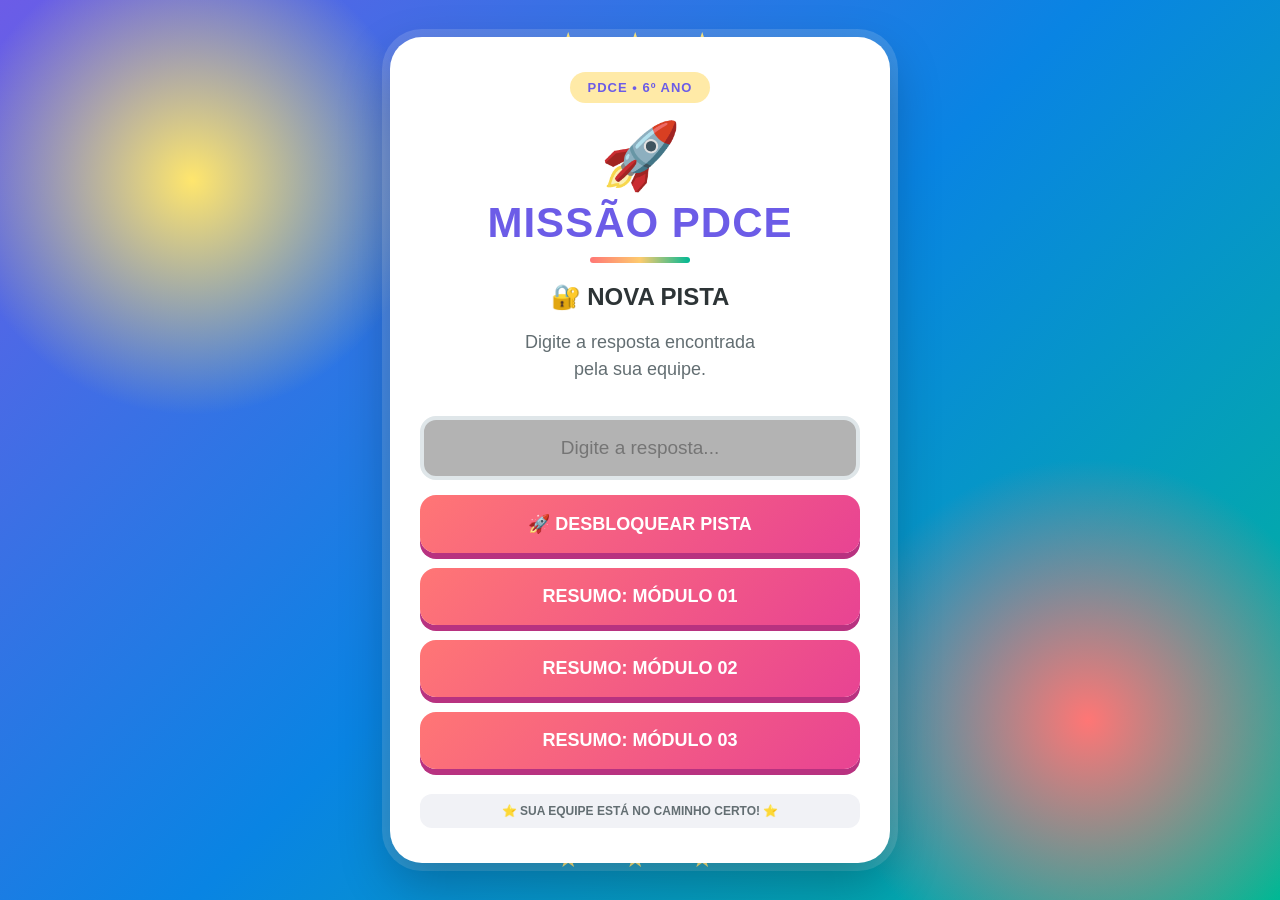
<file: index.html>
<!DOCTYPE html>
<html lang="pt-BR">
<head>
    <meta charset="UTF-8">
    <meta name="viewport" content="width=device-width, initial-scale=1.0">

    <title>Missão PDCE</title>

    <link rel="stylesheet" href="style.css">
</head>

<body>

    <div class="estrelas">★　★　★</div>

    <main class="game-card">

        <div class="badge">
            PDCE • 6º ANO
        </div>

        <div class="mascote">
            🚀
        </div>

        <h1>MISSÃO PDCE</h1>

        <div class="linha"></div>

        <h2>🔐 NOVA PISTA</h2>

        <p class="descricao">
            Digite a resposta encontrada<br>
            pela sua equipe.
        </p>

        <input
            type="text"
            id="resposta"
            placeholder="Digite a resposta..."
            autocomplete="off"
        >

        <button onclick="verificarResposta()">
            🚀 DESBLOQUEAR PISTA
        </button>

          <a  href="pdfs/Resumo_Modulo_01.pdf" target="_blank"><button>
            RESUMO: MÓDULO 01
        </button></a>
         <a  href="pdfs/Resumo_Modulo_02.pdf" target="_blank"><button>
            RESUMO: MÓDULO 02
        </button></a>
         <a  href="pdfs/Resumo_Modulo_03.pdf" target="_blank"><button>
            RESUMO: MÓDULO 03
        </button></a>

        <div id="erro" class="erro">
            <strong>⚠️ OPS!</strong>
            <br>
            Essa resposta não desbloqueou a pista.
            <br>
            Pense novamente e tente outra vez!
        </div>

        <div class="equipe">
            ⭐ SUA EQUIPE ESTÁ NO CAMINHO CERTO! ⭐
        </div>

    </main>

    <div class="estrelas baixo">★　★　★</div>


<script>

const destinos = {

    "escola": "Bateria_01/1_bateria_perguntas.html",
    "69218":"Bateria_02/2_bateria_perguntas.html",
    "zwyx": "Bateria_03/3_bateria_perguntas.html",
    "desafio": "Bateria_04/4_bateria_perguntas.html"
    

};


function verificarResposta() {

    const campo = document.getElementById("resposta");

    const erro = document.getElementById("erro");

    const resposta = campo.value
        .trim()
        .toLowerCase();


    if (destinos[resposta]) {

        window.location.href = destinos[resposta];

    } else {

        erro.style.display = "block";

        campo.focus();

        campo.select();

    }

}


document.getElementById("resposta")
.addEventListener("keydown", function(event) {

    if (event.key === "Enter") {

        verificarResposta();

    }

});

</script>

</body>
</html>
</file>
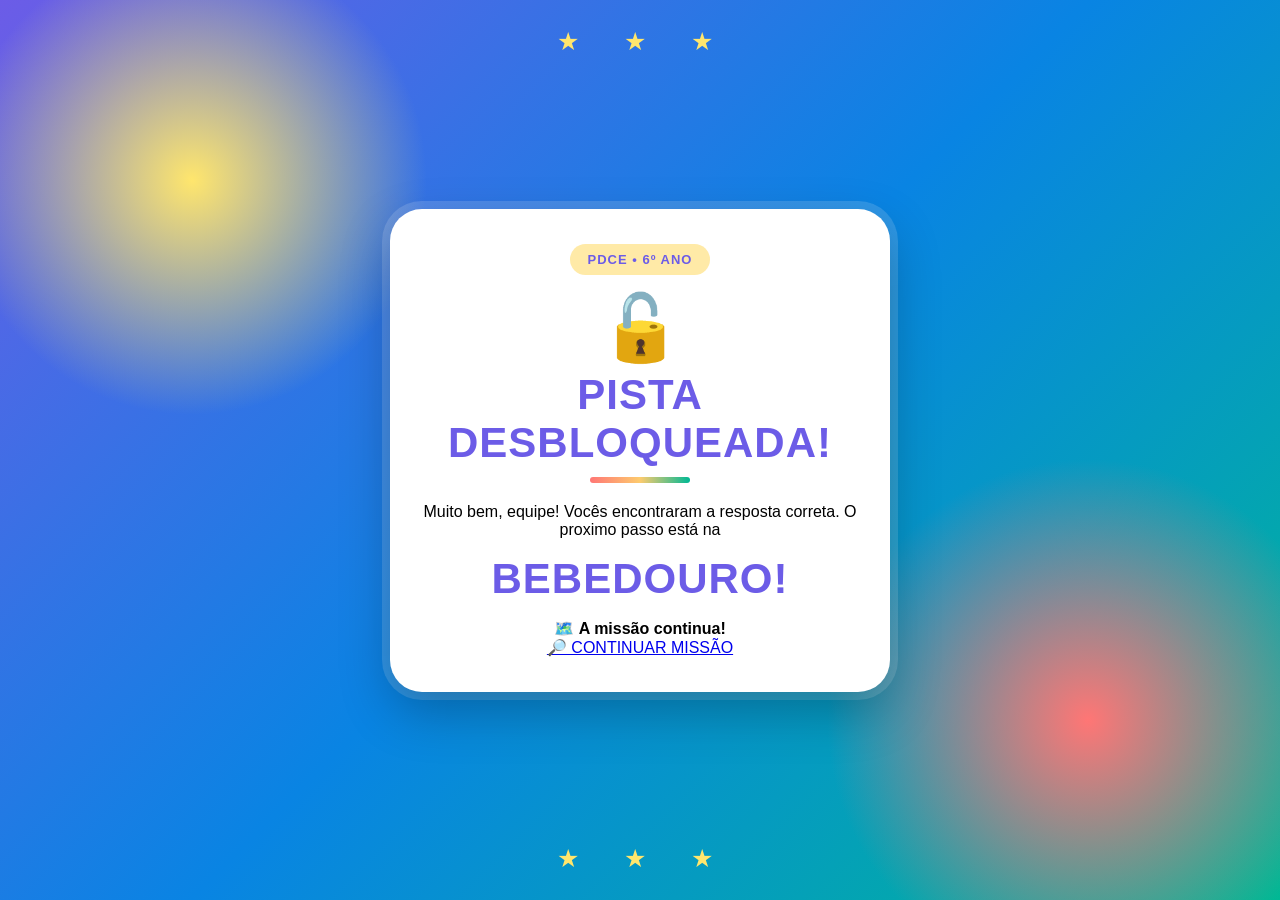
<file: bebedouro.html>
<!DOCTYPE html>
<html lang="pt-BR">

<head>

    <meta charset="UTF-8">

    <meta
        name="viewport"
        content="width=device-width, initial-scale=1.0"
    >

    <title>Missão PDCE - Pista</title>

    <link rel="stylesheet" href="style.css">

</head>


<body>

    <div class="estrelas">
        ★　★　★
    </div>


    <main class="game-card pista-card">

        <div class="badge">
            PDCE • 6º ANO
        </div>


        <div class="mascote">
            🔓
        </div>


        <h1>
            PISTA DESBLOQUEADA!
        </h1>


        <div class="linha"></div>


       


        <p class="texto-pista">
            Muito bem, equipe! Vocês encontraram a resposta correta.
            O proximo passo está na <h1>BEBEDOURO!</h1>
        </p>


        <div class="mensagem-missao">

            🗺️
            <strong>
                A missão continua!
            </strong>

        </div>


        <a
            href="index.html"
            class="button"
        >
            🔎 CONTINUAR MISSÃO
        </a>

    </main>


    <div class="estrelas baixo">
        ★　★　★
    </div>

</body>

</html>
</file>
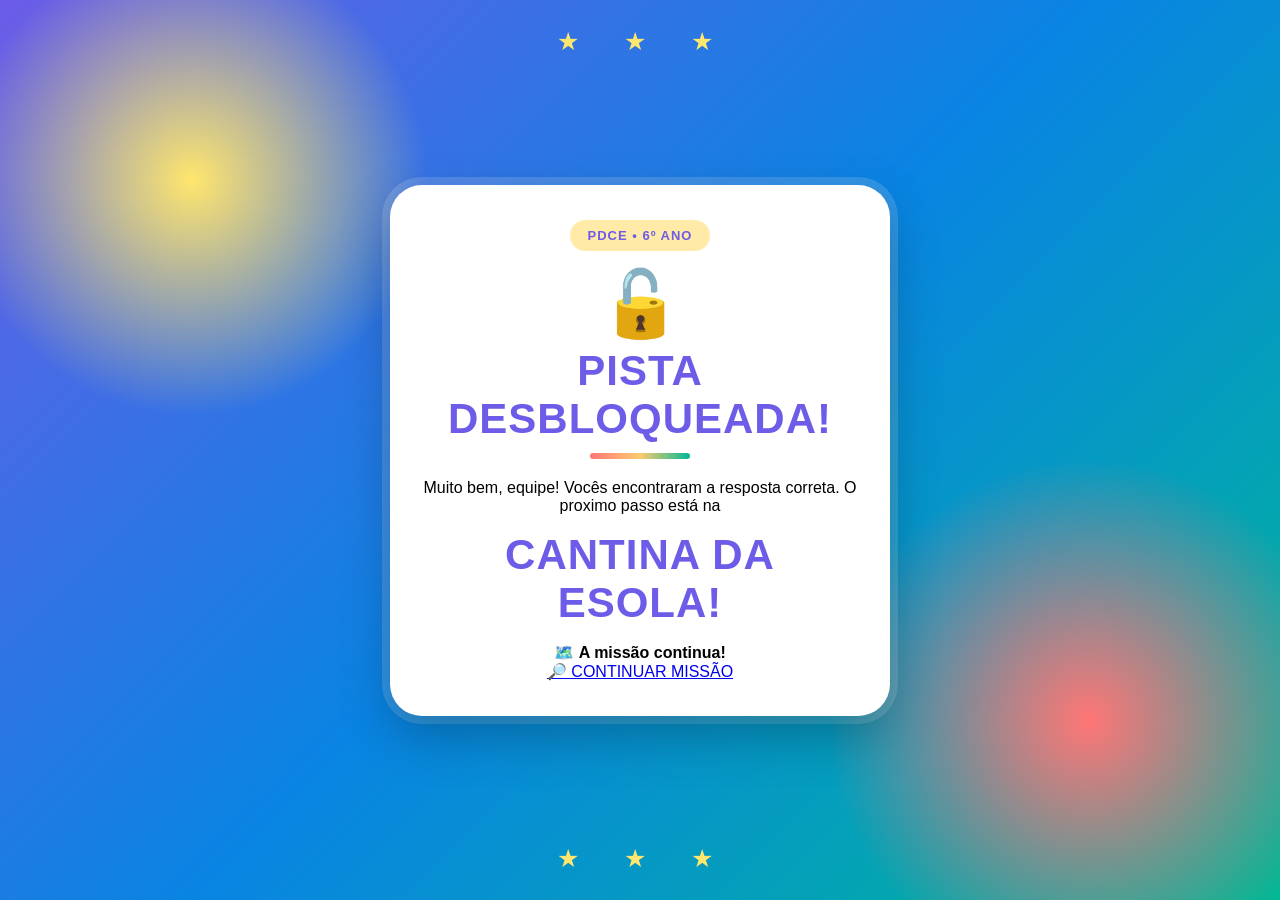
<file: cantina.html>
<!DOCTYPE html>
<html lang="pt-BR">

<head>

    <meta charset="UTF-8">

    <meta
        name="viewport"
        content="width=device-width, initial-scale=1.0"
    >

    <title>Missão PDCE - Pista</title>

    <link rel="stylesheet" href="style.css">

</head>


<body>

    <div class="estrelas">
        ★　★　★
    </div>


    <main class="game-card pista-card">

        <div class="badge">
            PDCE • 6º ANO
        </div>


        <div class="mascote">
            🔓
        </div>


        <h1>
            PISTA DESBLOQUEADA!
        </h1>


        <div class="linha"></div>


       


        <p class="texto-pista">
            Muito bem, equipe! Vocês encontraram a resposta correta.
            O proximo passo está na <h1>CANTINA DA ESOLA!</h1>
        </p>


        <div class="mensagem-missao">

            🗺️
            <strong>
                A missão continua!
            </strong>

        </div>


        <a
            href="index.html"
            class="button"
        >
            🔎 CONTINUAR MISSÃO
        </a>

    </main>


    <div class="estrelas baixo">
        ★　★　★
    </div>

</body>

</html>
</file>
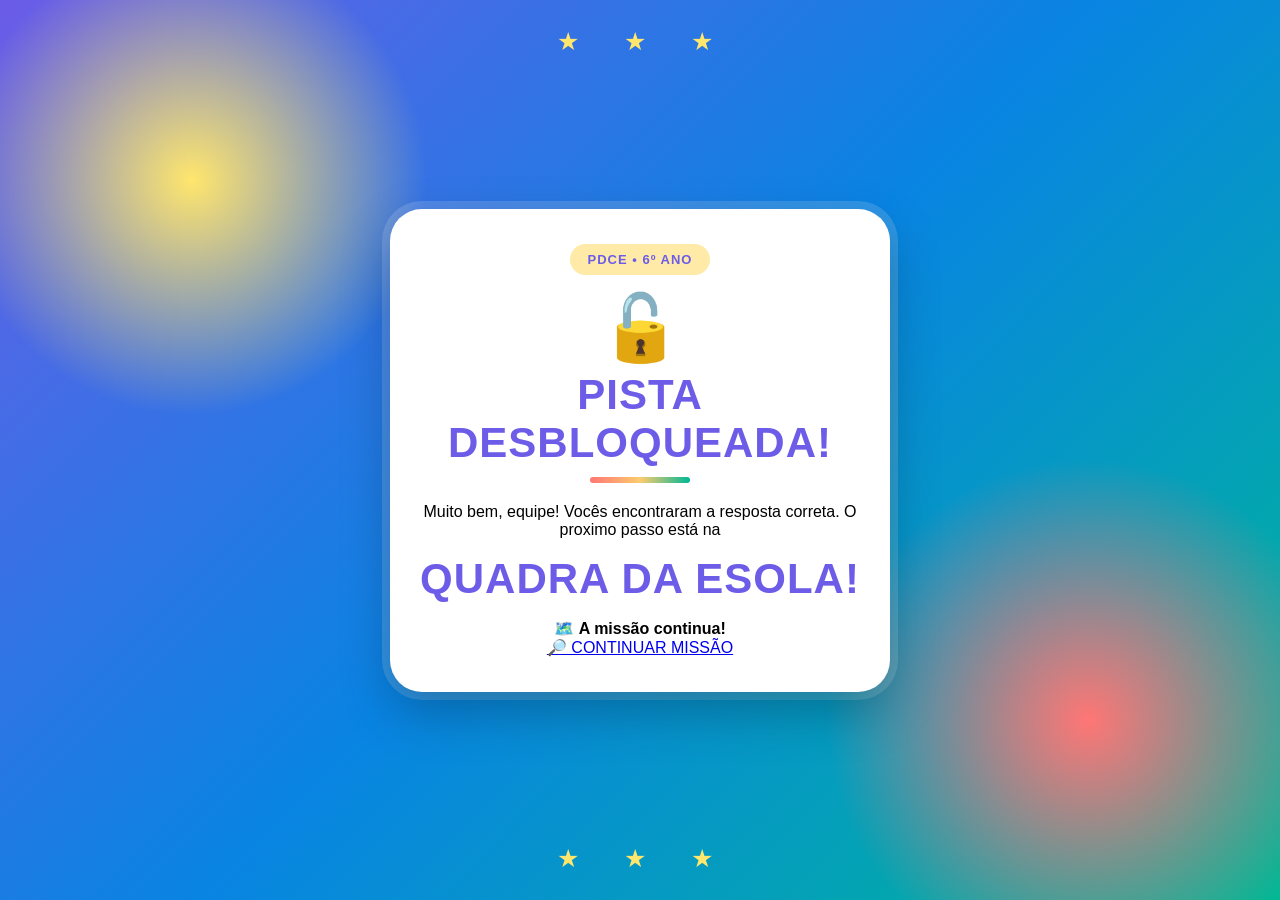
<file: quadra_escola.html>
<!DOCTYPE html>
<html lang="pt-BR">

<head>

    <meta charset="UTF-8">

    <meta
        name="viewport"
        content="width=device-width, initial-scale=1.0"
    >

    <title>Missão PDCE - Pista</title>

    <link rel="stylesheet" href="style.css">

</head>


<body>

    <div class="estrelas">
        ★　★　★
    </div>


    <main class="game-card pista-card">

        <div class="badge">
            PDCE • 6º ANO
        </div>


        <div class="mascote">
            🔓
        </div>


        <h1>
            PISTA DESBLOQUEADA!
        </h1>


        <div class="linha"></div>


       


        <p class="texto-pista">
            Muito bem, equipe! Vocês encontraram a resposta correta.
            O proximo passo está na <h1>QUADRA DA ESOLA!</h1>
        </p>


        <div class="mensagem-missao">

            🗺️
            <strong>
                A missão continua!
            </strong>

        </div>


        <a
            href="index.html"
            class="button"
        >
            🔎 CONTINUAR MISSÃO
        </a>

    </main>


    <div class="estrelas baixo">
        ★　★　★
    </div>

</body>

</html>
</file>
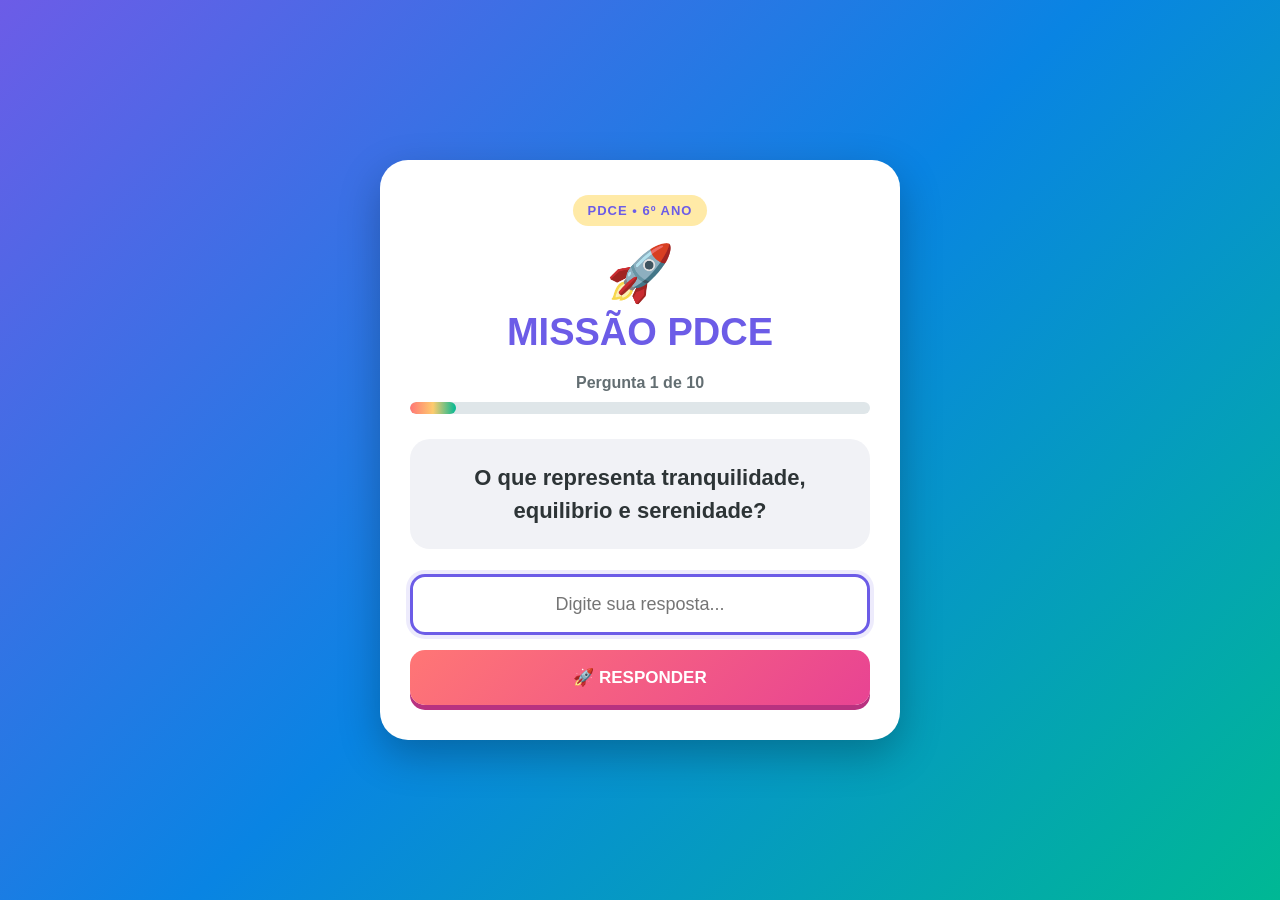
<file: Bateria_01/1_bateria_perguntas.html>
<!DOCTYPE html>
<html lang="pt-BR">

<head>

    <meta charset="UTF-8">

    <meta
        name="viewport"
        content="width=device-width, initial-scale=1.0"
    >
    <link rel="stylesheet" href="1_style_bateria.css">

    <title>Missão PDCE</title>


  

</head>


<body>


    <main class="game-card">


        <!-- =========================
             ÁREA DO JOGO
        ========================= -->

        <section id="jogo">

            <div class="badge">
                PDCE • 6º ANO
            </div>


            <div class="mascote">
                🚀
            </div>


            <h1>
                MISSÃO PDCE
            </h1>


            <div class="progresso">

                Pergunta
                <span id="numeroPergunta">
                    1
                </span>
                de 10

                <div class="barra">

                    <div
                        class="barra-progresso"
                        id="barraProgresso">
                    </div>

                </div>

            </div>


            <div
                class="pergunta"
                id="pergunta">
            </div>


            <input
                type="text"
                id="resposta"
                placeholder="Digite sua resposta..."
                autocomplete="off"
            >


            <button onclick="verificarResposta()">

                🚀 RESPONDER

            </button>


            <div
                class="erro"
                id="erro">

                ⚠️ Ops!

                <br>

                Resposta incorreta.

                <br>

                Pense novamente e tente outra vez!

            </div>


            <div
                class="acerto"
                id="acerto">

                ⭐ Muito bem!

            </div>

        </section>


        <!-- =========================
             TELA FINAL
        ========================= -->

        <section
            class="final"
            id="final">

            <div class="trofeu">
                🏆
            </div>


            <div class="badge">
                MISSÃO CONCLUÍDA
            </div>


            <h2>
                PARABÉNS!
            </h2>


            <p>

                Vocês responderam corretamente
                às 10 perguntas!

                <br><br>

                A missão foi concluída.🚀

                <br><br>

                
                


            </p>

        </section>


    </main>


<script src="1_engine_bateria.js">




</script>


</body>

</html>
</file>
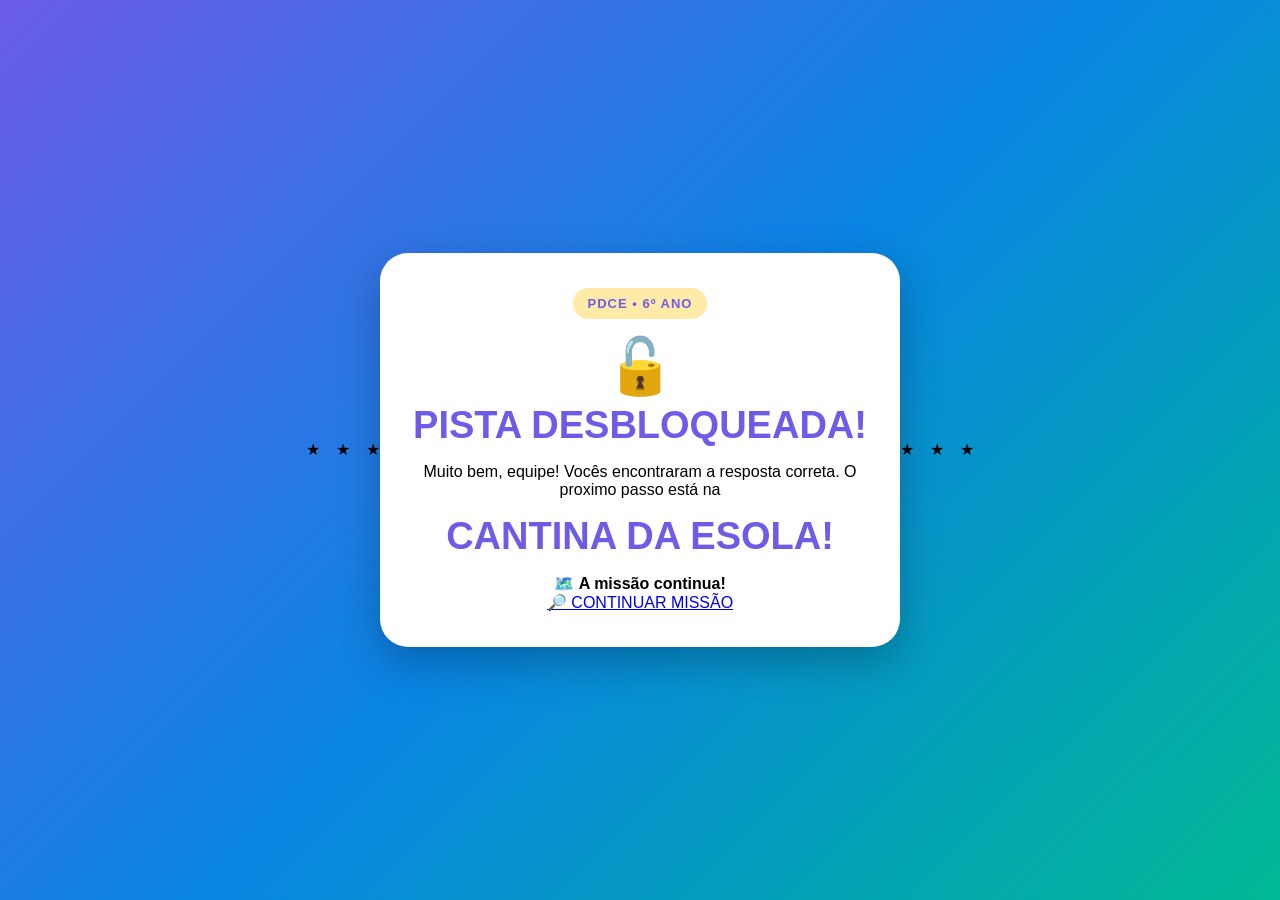
<file: Bateria_01/cantina.html>
<!DOCTYPE html>
<html lang="pt-BR">

<head>

    <meta charset="UTF-8">

    <meta
        name="viewport"
        content="width=device-width, initial-scale=1.0"
    >

    <title>Missão PDCE - Pista</title>

    <link rel="stylesheet" href="1_style_bateria.css">

</head>


<body>

    <div class="estrelas">
        ★　★　★
    </div>


    <main class="game-card pista-card">

        <div class="badge">
            PDCE • 6º ANO
        </div>


        <div class="mascote">
            🔓
        </div>


        <h1>
            PISTA DESBLOQUEADA!
        </h1>


        <div class="linha"></div>


       


        <p class="texto-pista">
            Muito bem, equipe! Vocês encontraram a resposta correta.
            O proximo passo está na <h1>CANTINA DA ESOLA!</h1>
        </p>


        <div class="mensagem-missao">

            🗺️
            <strong>
                A missão continua!
            </strong>

        </div>


        <a
            href="../index.html"
            class="button"
        >
            🔎 CONTINUAR MISSÃO
        </a>

    </main>


    <div class="estrelas baixo">
        ★　★　★
    </div>

</body>

</html>
</file>
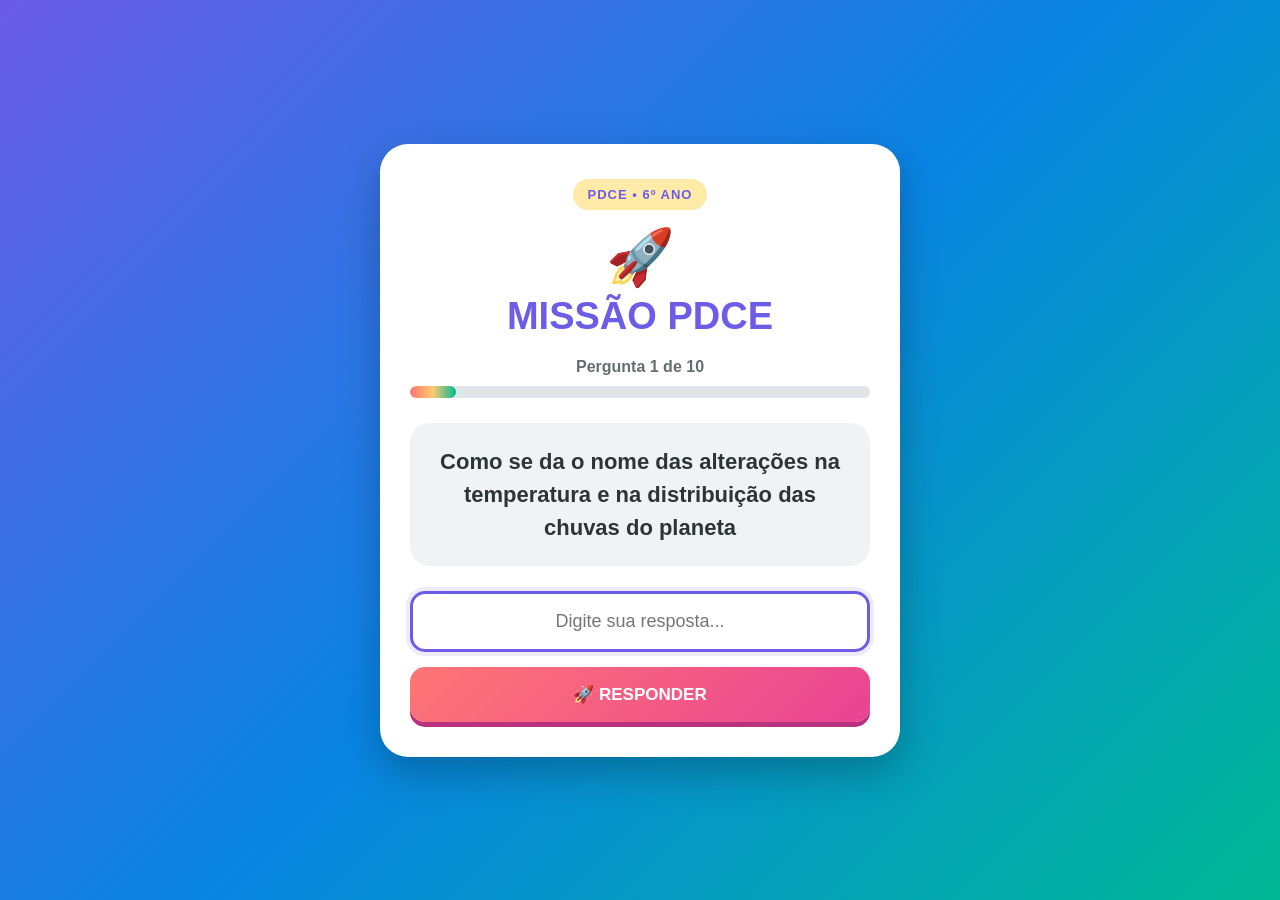
<file: Bateria_02/2_bateria_perguntas.html>
<!DOCTYPE html>
<html lang="pt-BR">

<head>

    <meta charset="UTF-8">

    <meta
        name="viewport"
        content="width=device-width, initial-scale=1.0"
    >
    <link rel="stylesheet" href="2_style_bateria.css">

    <title>Missão PDCE</title>


  

</head>


<body>


    <main class="game-card">


        <!-- =========================
             ÁREA DO JOGO
        ========================= -->

        <section id="jogo">

            <div class="badge">
                PDCE • 6º ANO
            </div>


            <div class="mascote">
                🚀
            </div>


            <h1>
                MISSÃO PDCE
            </h1>


            <div class="progresso">

                Pergunta
                <span id="numeroPergunta">
                    1
                </span>
                de 10

                <div class="barra">

                    <div
                        class="barra-progresso"
                        id="barraProgresso">
                    </div>

                </div>

            </div>


            <div
                class="pergunta"
                id="pergunta">
            </div>


            <input
                type="text"
                id="resposta"
                placeholder="Digite sua resposta..."
                autocomplete="off"
            >


            <button onclick="verificarResposta()">

                🚀 RESPONDER

            </button>


            <div
                class="erro"
                id="erro">

                ⚠️ Ops!

                <br>

                Resposta incorreta.

                <br>

                Pense novamente e tente outra vez!

            </div>


            <div
                class="acerto"
                id="acerto">

                ⭐ Muito bem!

            </div>

        </section>


        <!-- =========================
             TELA FINAL
        ========================= -->

        <section
            class="final"
            id="final">

            <div class="trofeu">
                🏆
            </div>


            <div class="badge">
                MISSÃO CONCLUÍDA
            </div>


            <h2>
                PARABÉNS!
            </h2>


            <p>

                Vocês responderam corretamente
                às 10 perguntas!

                <br><br>

                A missão foi concluída.

               

            </p>

        </section>


    </main>


<script src="2_engine_bateria.js">




</script>


</body>

</html>
</file>
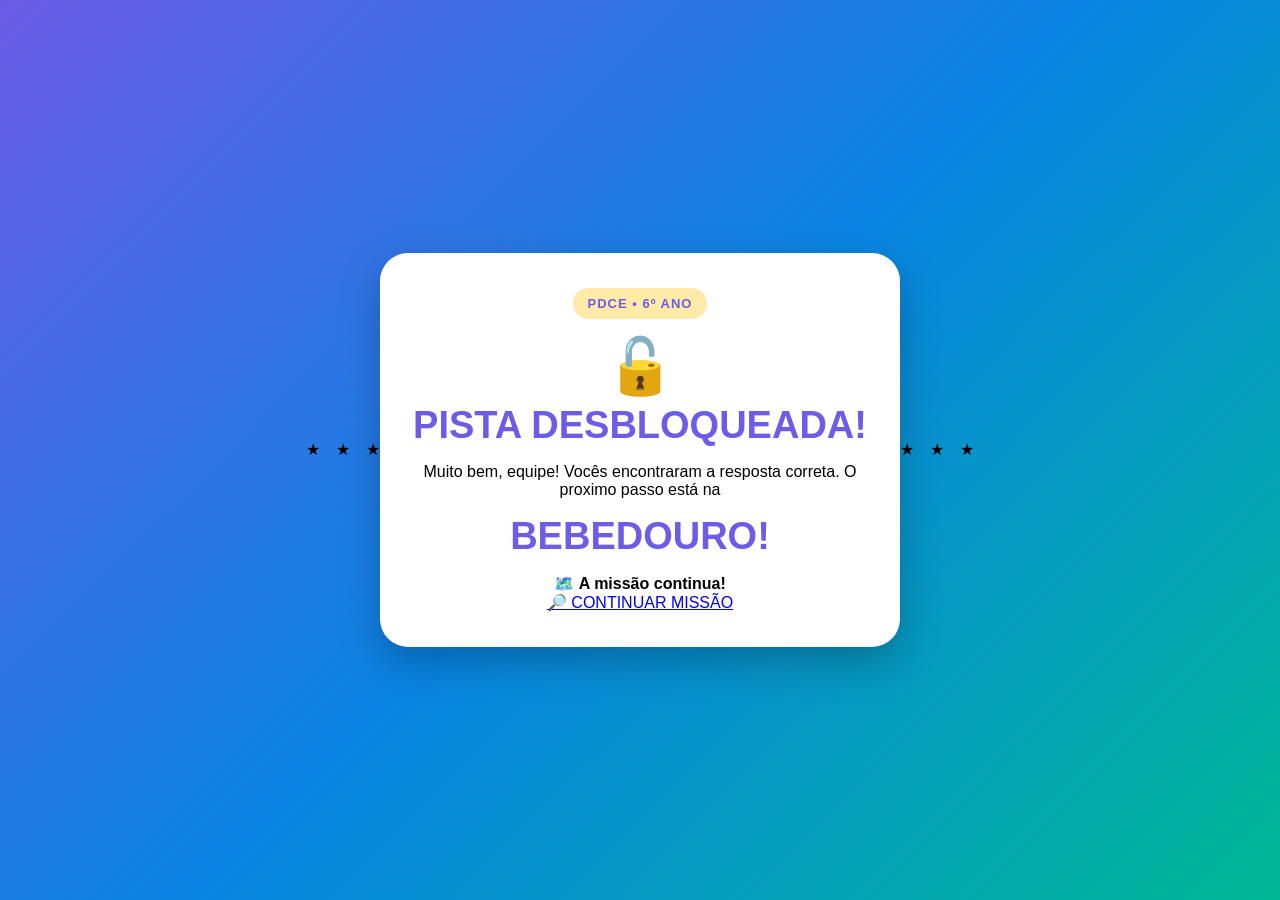
<file: Bateria_02/bebedouro.html>
<!DOCTYPE html>
<html lang="pt-BR">

<head>

    <meta charset="UTF-8">

    <meta
        name="viewport"
        content="width=device-width, initial-scale=1.0"
    >

    <title>Missão PDCE - Pista</title>

    <link rel="stylesheet" href="2_style_bateria.css">

</head>


<body>

    <div class="estrelas">
        ★　★　★
    </div>


    <main class="game-card pista-card">

        <div class="badge">
            PDCE • 6º ANO
        </div>


        <div class="mascote">
            🔓
        </div>


        <h1>
            PISTA DESBLOQUEADA!
        </h1>


        <div class="linha"></div>


       


        <p class="texto-pista">
            Muito bem, equipe! Vocês encontraram a resposta correta.
            O proximo passo está na <h1>BEBEDOURO!</h1>
        </p>


        <div class="mensagem-missao">

            🗺️
            <strong>
                A missão continua!
            </strong>

        </div>


        <a
            href="../index.html"
            class="button"
        >
            🔎 CONTINUAR MISSÃO
        </a>

    </main>


    <div class="estrelas baixo">
        ★　★　★
    </div>

</body>

</html>
</file>
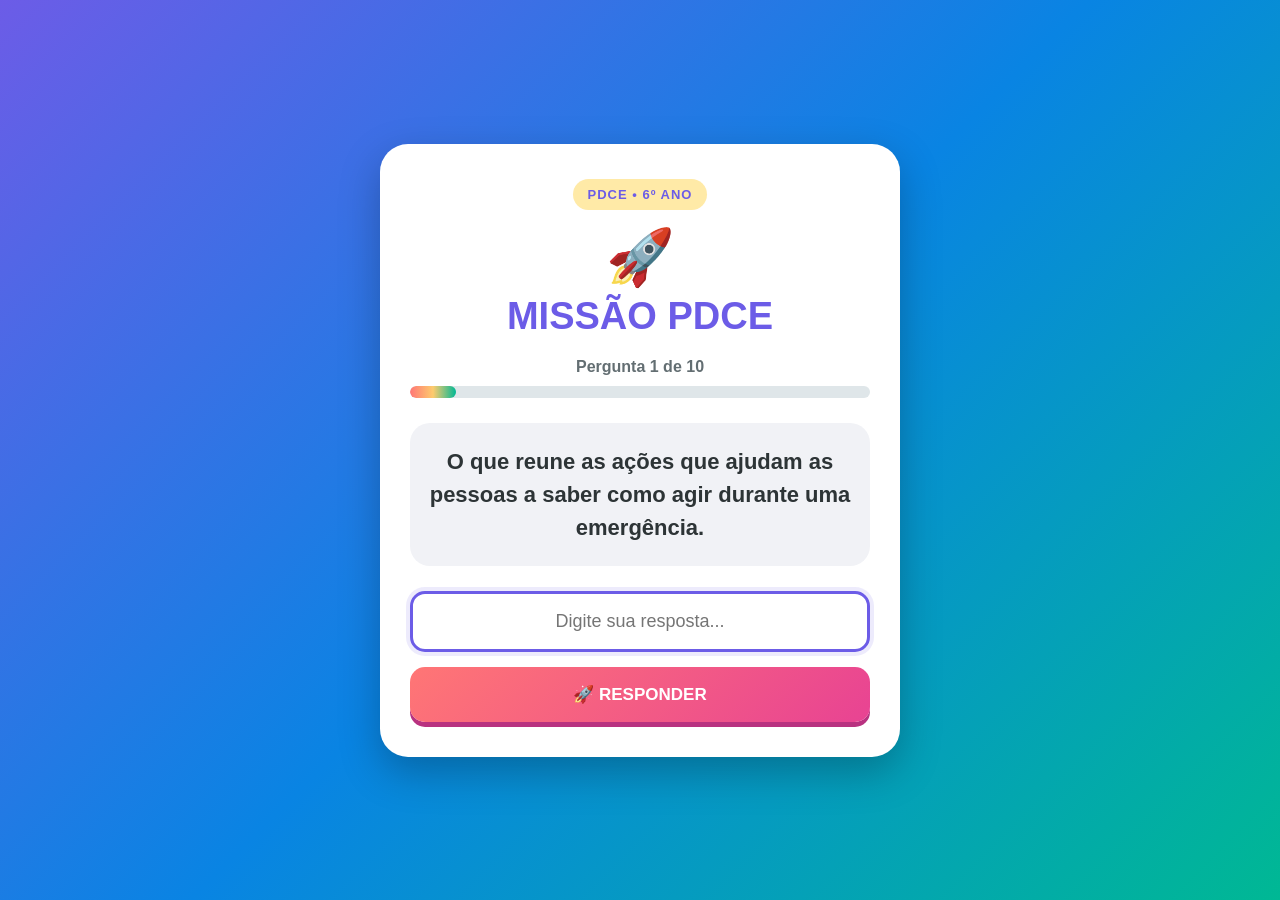
<file: Bateria_03/3_bateria_perguntas.html>
<!DOCTYPE html>
<html lang="pt-BR">

<head>

    <meta charset="UTF-8">

    <meta
        name="viewport"
        content="width=device-width, initial-scale=1.0"
    >
    <link rel="stylesheet" href="3_style_bateria.css">

    <title>Missão PDCE</title>


  

</head>


<body>


    <main class="game-card">


        <!-- =========================
             ÁREA DO JOGO
        ========================= -->

        <section id="jogo">

            <div class="badge">
                PDCE • 6º ANO
            </div>


            <div class="mascote">
                🚀
            </div>


            <h1>
                MISSÃO PDCE
            </h1>


            <div class="progresso">

                Pergunta
                <span id="numeroPergunta">
                    1
                </span>
                de 10

                <div class="barra">

                    <div
                        class="barra-progresso"
                        id="barraProgresso">
                    </div>

                </div>

            </div>


            <div
                class="pergunta"
                id="pergunta">
            </div>


            <input
                type="text"
                id="resposta"
                placeholder="Digite sua resposta..."
                autocomplete="off"
            >


            <button onclick="verificarResposta()">

                🚀 RESPONDER

            </button>


            <div
                class="erro"
                id="erro">

                ⚠️ Ops!

                <br>

                Resposta incorreta.

                <br>

                Pense novamente e tente outra vez!

            </div>


            <div
                class="acerto"
                id="acerto">

                ⭐ Muito bem!

            </div>

        </section>


        <!-- =========================
             TELA FINAL
        ========================= -->

        <section
            class="final"
            id="final">

            <div class="trofeu">
                🏆
            </div>


            <div class="badge">
                MISSÃO CONCLUÍDA
            </div>


            <h2>
                PARABÉNS!
            </h2>


            <p>

                Vocês responderam corretamente
                às 10 perguntas!

                <br><br>

                A missão foi concluída.

                <br><br>

                🚀 O próximo desafio está na cantina da escola

            </p>

        </section>


    </main>


<script src="3_engine_bateria.js">




</script>


</body>

</html>
</file>
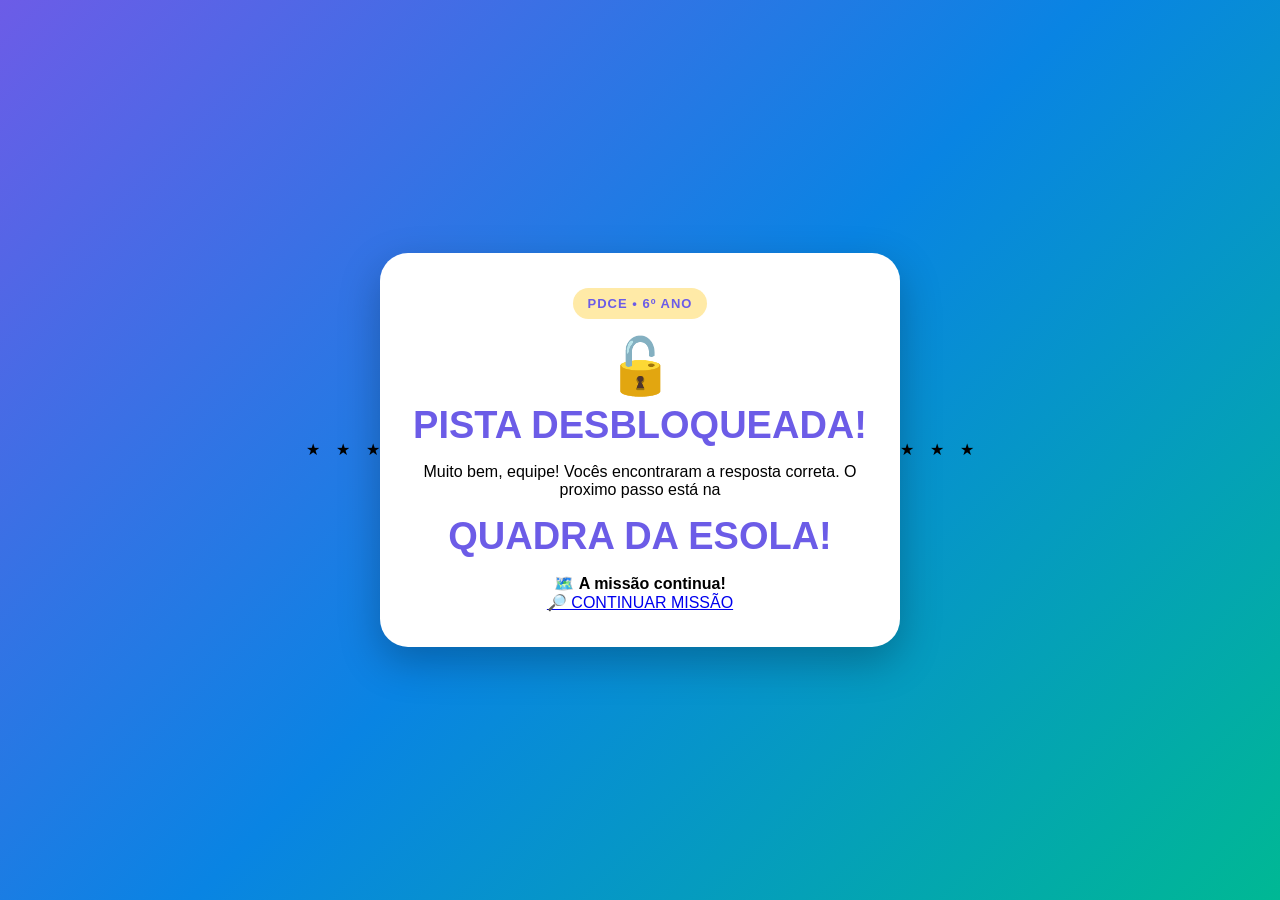
<file: Bateria_03/quadra_escola.html>
<!DOCTYPE html>
<html lang="pt-BR">

<head>

    <meta charset="UTF-8">

    <meta
        name="viewport"
        content="width=device-width, initial-scale=1.0"
    >

    <title>Missão PDCE - Pista</title>

    <link rel="stylesheet" href="3_style_bateria.css">

</head>


<body>

    <div class="estrelas">
        ★　★　★
    </div>


    <main class="game-card pista-card">

        <div class="badge">
            PDCE • 6º ANO
        </div>


        <div class="mascote">
            🔓
        </div>


        <h1>
            PISTA DESBLOQUEADA!
        </h1>


        <div class="linha"></div>


       


        <p class="texto-pista">
            Muito bem, equipe! Vocês encontraram a resposta correta.
            O proximo passo está na <h1>QUADRA DA ESOLA!</h1>
        </p>


        <div class="mensagem-missao">

            🗺️
            <strong>
                A missão continua!
            </strong>

        </div>


        <a
            href="../index.html"
            class="button"
        >
            🔎 CONTINUAR MISSÃO
        </a>

    </main>


    <div class="estrelas baixo">
        ★　★　★
    </div>

</body>

</html>
</file>
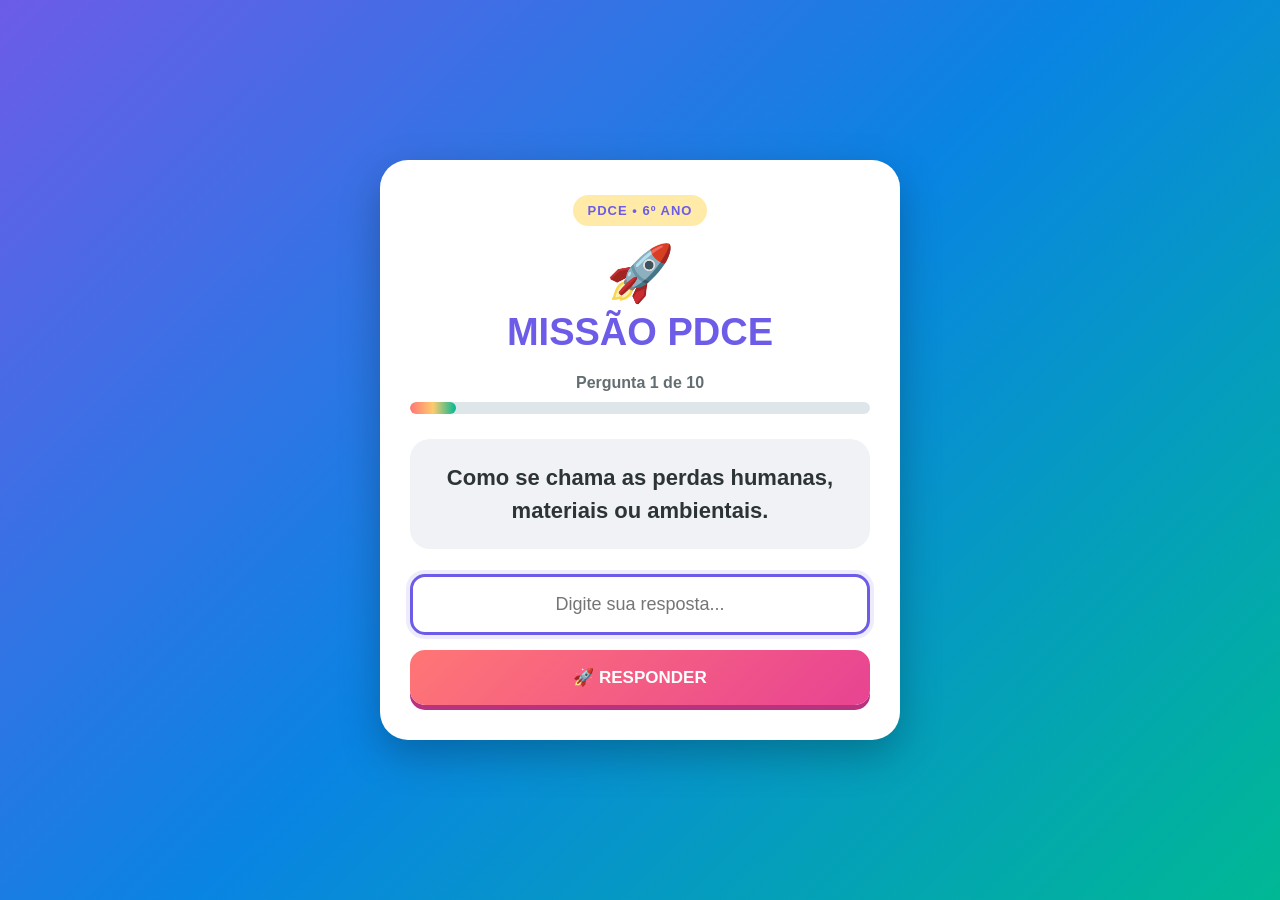
<file: Bateria_04/4_bateria_perguntas.html>
<!DOCTYPE html>
<html lang="pt-BR">

<head>

    <meta charset="UTF-8">

    <meta
        name="viewport"
        content="width=device-width, initial-scale=1.0"
    >
    <link rel="stylesheet" href="4_style_bateria.css">

    <title>Missão PDCE</title>


  

</head>


<body>


    <main class="game-card">


        <!-- =========================
             ÁREA DO JOGO
        ========================= -->

        <section id="jogo">

            <div class="badge">
                PDCE • 6º ANO
            </div>


            <div class="mascote">
                🚀
            </div>


            <h1>
                MISSÃO PDCE
            </h1>


            <div class="progresso">

                Pergunta
                <span id="numeroPergunta">
                    1
                </span>
                de 10

                <div class="barra">

                    <div
                        class="barra-progresso"
                        id="barraProgresso">
                    </div>

                </div>

            </div>


            <div
                class="pergunta"
                id="pergunta">
            </div>


            <input
                type="text"
                id="resposta"
                placeholder="Digite sua resposta..."
                autocomplete="off"
            >


            <button onclick="verificarResposta()">

                🚀 RESPONDER

            </button>


            <div
                class="erro"
                id="erro">

                ⚠️ Ops!

                <br>

                Resposta incorreta.

                <br>

                Pense novamente e tente outra vez!

            </div>


            <div
                class="acerto"
                id="acerto">

                ⭐ Muito bem!

            </div>

        </section>


        <!-- =========================
             TELA FINAL
        ========================= -->

        <section
            class="final"
            id="final">

            <div class="trofeu">
                🏆
            </div>


            <div class="badge">
                MISSÃO CONCLUÍDA
            </div>


            <h2>
                PARABÉNS!
            </h2>


            <p>

                Vocês responderam corretamente
                às 10 perguntas!

                <br><br>

                A missão foi concluída.🚀

                <br><br>

                <h1>Acerte o o RALPH 30 vezes</h1>

                

            </p>

        </section>


    </main>


<script src="4_engine_bateria.js">




</script>


</body>

</html>
</file>
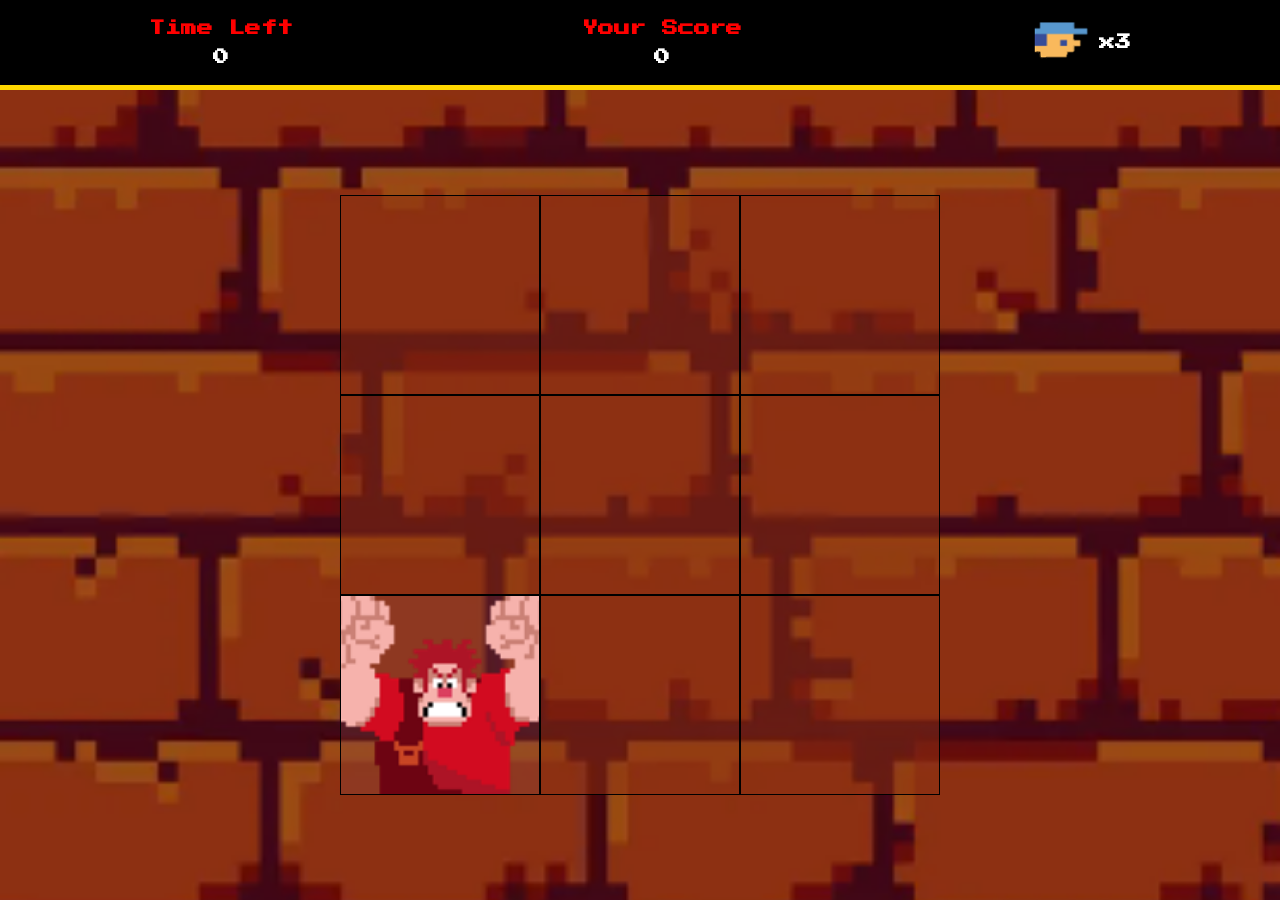
<file: Detona/detona.html>
<!DOCTYPE html>
<html lang="pt-br">

<head>
    <!-- CONFIGURAÇÕES GERAIS -->
    <meta charset="UTF-8">
    <meta name="viewport" content="width=device-width, initial-scale=1.0">

    <!-- FOLHAS DE ESTILOS -->
    <link rel="stylesheet" href="src/css/reset.css">
    <link rel="stylesheet" href="src/css/main.css">

    <title>Detona</title>
</head>

<body>

    <div class="container">

        <div class="menu">

            <div class="menu-time">
                <h2>Time Left</h2>
                <h2 id="time-left">0</h2>
            </div>

            <div class="menu-score">
                <h2>Your Score</h2>
                <h2 id="score">0</h2>
            </div>

            <div class="menu-lives">
                <img src="./src/images/player.png" alt="Foto do jogador">
                <h2>x3</h2>
            </div>

        </div>

        <div class="panel">

            <div class="panel-row">
                <div class="square" id="1"></div>
                <div class="square" id="2"></div>
                <div class="square" id="3"></div>
            </div>

            <div class="panel-row">
                <div class="square enemy" id="4"></div>
                <div class="square" id="5"></div>
                <div class="square" id="6"></div>
            </div>

            <div class="panel-row">
                <div class="square" id="7"></div>
                <div class="square" id="8"></div>
                <div class="square" id="9"></div>
            </div>

        </div>

    </div>

    <script defer src="src/js/engine.js"></script>

</body>

</html>
</file>
<file: style.css>
* {
    box-sizing: border-box;
}

body {

    margin: 0;

    min-height: 100vh;

    display: flex;

    justify-content: center;

    align-items: center;

    padding: 20px;

    font-family:
        Arial,
        Helvetica,
        sans-serif;

    background:

        radial-gradient(
            circle at 15% 20%,
            #ffe66d 0,
            transparent 18%
        ),

        radial-gradient(
            circle at 85% 80%,
            #ff7675 0,
            transparent 20%
        ),

        linear-gradient(
            135deg,
            #6c5ce7,
            #0984e3,
            #00b894
        );

    overflow: hidden;

}


/* ESTRELAS */

.estrelas {

    position: fixed;

    top: 25px;

    left: 0;

    width: 100%;

    text-align: center;

    color: #ffe66d;

    font-size: 25px;

    letter-spacing: 10px;

    animation: brilho 2s infinite alternate;

}

.baixo {

    top: auto;

    bottom: 25px;

}


/* CARTÃO PRINCIPAL */

.game-card {

    width: 100%;

    max-width: 500px;

    padding: 35px 30px;

    background: white;

    border-radius: 32px;

    text-align: center;

    box-shadow:

        0 20px 50px
        rgba(0,0,0,.25),

        0 0 0 8px
        rgba(255,255,255,.15);

    position: relative;

    z-index: 2;

}


/* ETIQUETA */

.badge {

    display: inline-block;

    padding: 8px 18px;

    border-radius: 30px;

    background: #ffeaa7;

    color: #6c5ce7;

    font-size: 13px;

    font-weight: bold;

    letter-spacing: 1px;

}


/* MASCOTE */

.mascote {

    font-size: 65px;

    margin-top: 15px;

    animation: flutuar 2s ease-in-out infinite;

}


/* TÍTULO */

h1 {

    margin: 5px 0;

    color: #6c5ce7;

    font-size: 42px;

    font-weight: 900;

    letter-spacing: 1px;

}


/* LINHA */

.linha {

    width: 100px;

    height: 6px;

    margin: 10px auto 20px;

    border-radius: 20px;

    background:

        linear-gradient(
            90deg,
            #ff7675,
            #fdcb6e,
            #00b894
        );

}


/* SUBTÍTULO */

h2 {

    margin: 10px 0;

    color: #2d3436;

    font-size: 24px;

}


.descricao {

    color: #636e72;

    font-size: 18px;

    line-height: 1.5;

}


/* CAMPO */

input {

    width: 100%;

    padding: 17px;

    margin-top: 15px;

    border: 4px solid #dfe6e9;

    border-radius: 16px;

    outline: none;

    text-align: center;

    font-size: 19px;

    transition: .2s;
    background-color: #b3b3b3;
    

}


input:focus {

    border-color: #6c5ce7;

    box-shadow:
        0 0 0 4px
        rgba(108,92,231,.15);

}


/* BOTÃO */

button {

    width: 100%;

    margin-top: 15px;

    padding: 18px;

    border: none;

    border-radius: 16px;

    background:

        linear-gradient(
            135deg,
            #ff7675,
            #e84393
        );

    color: white;

    font-size: 18px;

    font-weight: 900;

    cursor: pointer;

    box-shadow:
        0 6px 0 #b83280;

    transition: .15s;

}


button:hover {

    transform: translateY(-2px);

}


button:active {

    transform: translateY(4px);

    box-shadow:
        0 2px 0 #b83280;

}


/* ERRO */

.erro {

    display: none;

    margin-top: 20px;

    padding: 16px;

    border-radius: 16px;

    background: #ffe1e1;

    color: #c0392b;

    font-size: 16px;

    line-height: 1.5;

    animation: aparecer .3s ease;

}


/* MENSAGEM FINAL */

.equipe {

    margin-top: 25px;

    padding: 10px;

    border-radius: 12px;

    background: #f1f2f6;

    color: #636e72;

    font-size: 12px;

    font-weight: bold;

}


/* ANIMAÇÕES */

@keyframes flutuar {

    0% {
        transform: translateY(0);
    }

    50% {
        transform: translateY(-8px);
    }

    100% {
        transform: translateY(0);
    }

}


@keyframes brilho {

    from {
        opacity: .5;
        transform: scale(.95);
    }

    to {
        opacity: 1;
        transform: scale(1.05);
    }

}


@keyframes aparecer {

    from {
        opacity: 0;
        transform: scale(.9);
    }

    to {
        opacity: 1;
        transform: scale(1);
    }

}


/* CELULAR */

@media (max-width: 500px) {

    .game-card {

        padding: 30px 20px;

    }

    h1 {

        font-size: 34px;

    }

    .mascote {

        font-size: 55px;

    }

}
</file>
<file: Bateria_01/1_style_bateria.css>
/* =========================
           CONFIGURAÇÃO GERAL
        ========================= */

        * {
            box-sizing: border-box;
        }


        body {

            margin: 0;

            min-height: 100vh;

            display: flex;

            justify-content: center;

            align-items: center;

            padding: 20px;

            font-family:
                Arial,
                Helvetica,
                sans-serif;

            background:
                linear-gradient(
                    135deg,
                    #6c5ce7,
                    #0984e3,
                    #00b894
                );

        }


        /* =========================
           CARTÃO PRINCIPAL
        ========================= */

        .game-card {

            width: 100%;

            max-width: 520px;

            padding: 28px 20px;

            background: white;

            border-radius: 28px;

            text-align: center;

            box-shadow:
                0 15px 40px
                rgba(0, 0, 0, .25);

        }


        /* =========================
           IDENTIFICAÇÃO
        ========================= */

        .badge {

            display: inline-block;

            padding: 8px 15px;

            border-radius: 30px;

            background: #ffeaa7;

            color: #6c5ce7;

            font-size: 13px;

            font-weight: bold;

            letter-spacing: 1px;

        }


        .mascote {

            font-size: 55px;

            margin-top: 15px;

        }


        h1 {

            margin: 5px 0 10px;

            color: #6c5ce7;

            font-size: 32px;

            font-weight: 900;

        }


        /* =========================
           PROGRESSO
        ========================= */

        .progresso {

            margin: 20px 0;

            color: #636e72;

            font-size: 16px;

            font-weight: bold;

        }


        .barra {

            width: 100%;

            height: 12px;

            margin-top: 10px;

            background: #dfe6e9;

            border-radius: 20px;

            overflow: hidden;

        }


        .barra-progresso {

            width: 10%;

            height: 100%;

            background:
                linear-gradient(
                    90deg,
                    #ff7675,
                    #fdcb6e,
                    #00b894
                );

            border-radius: 20px;

            transition: width .4s ease;

        }


        /* =========================
           PERGUNTA
        ========================= */

        .pergunta {

            margin: 25px 0;

            padding: 22px 16px;

            border-radius: 20px;

            background: #f1f2f6;

            color: #2d3436;

            font-size: 20px;

            font-weight: bold;

            line-height: 1.5;

        }


        /* =========================
           CAMPO DE RESPOSTA
        ========================= */

        input {

            width: 100%;

            padding: 17px;

            border: 3px solid #dfe6e9;

            border-radius: 15px;

            outline: none;

            text-align: center;

            font-size: 18px;

        }


        input:focus {

            border-color: #6c5ce7;

            box-shadow:
                0 0 0 4px
                rgba(108, 92, 231, .12);

        }


        /* =========================
           BOTÃO
        ========================= */

        button {

            width: 100%;

            margin-top: 15px;

            padding: 17px;

            border: none;

            border-radius: 15px;

            background:
                linear-gradient(
                    135deg,
                    #ff7675,
                    #e84393
                );

            color: white;

            font-size: 17px;

            font-weight: 900;

            cursor: pointer;

            box-shadow:
                0 5px 0 #b83280;

        }


        button:active {

            transform: translateY(3px);

            box-shadow:
                0 2px 0 #b83280;

        }


        /* =========================
           MENSAGEM DE ERRO
        ========================= */

        .erro {

            display: none;

            margin-top: 18px;

            padding: 14px;

            border-radius: 15px;

            background: #ffe1e1;

            color: #c0392b;

            font-weight: bold;

            line-height: 1.4;

        }


        /* =========================
           MENSAGEM DE ACERTO
        ========================= */

        .acerto {

            display: none;

            margin-top: 18px;

            padding: 15px;

            border-radius: 15px;

            background: #d4f8e8;

            color: #087f5b;

            font-weight: bold;

        }


        /* =========================
           TELA FINAL
        ========================= */

        .final {

            display: none;

        }


        .final .trofeu {

            font-size: 75px;

            margin-bottom: 10px;

        }


        .final h2 {

            color: #00a884;

            font-size: 28px;

        }


        .final p {

            color: #636e72;

            font-size: 18px;

            line-height: 1.5;

        }


        /* =========================
           TELAS MAIORES
        ========================= */

        @media (min-width: 600px) {

            .game-card {

                padding: 35px 30px;

            }


            h1 {

                font-size: 38px;

            }


            .pergunta {

                font-size: 22px;

            }

        }
</file>
<file: Bateria_02/2_style_bateria.css>
/* =========================
           CONFIGURAÇÃO GERAL
        ========================= */

        * {
            box-sizing: border-box;
        }


        body {

            margin: 0;

            min-height: 100vh;

            display: flex;

            justify-content: center;

            align-items: center;

            padding: 20px;

            font-family:
                Arial,
                Helvetica,
                sans-serif;

            background:
                linear-gradient(
                    135deg,
                    #6c5ce7,
                    #0984e3,
                    #00b894
                );

        }


        /* =========================
           CARTÃO PRINCIPAL
        ========================= */

        .game-card {

            width: 100%;

            max-width: 520px;

            padding: 28px 20px;

            background: white;

            border-radius: 28px;

            text-align: center;

            box-shadow:
                0 15px 40px
                rgba(0, 0, 0, .25);

        }


        /* =========================
           IDENTIFICAÇÃO
        ========================= */

        .badge {

            display: inline-block;

            padding: 8px 15px;

            border-radius: 30px;

            background: #ffeaa7;

            color: #6c5ce7;

            font-size: 13px;

            font-weight: bold;

            letter-spacing: 1px;

        }


        .mascote {

            font-size: 55px;

            margin-top: 15px;

        }


        h1 {

            margin: 5px 0 10px;

            color: #6c5ce7;

            font-size: 32px;

            font-weight: 900;

        }


        /* =========================
           PROGRESSO
        ========================= */

        .progresso {

            margin: 20px 0;

            color: #636e72;

            font-size: 16px;

            font-weight: bold;

        }


        .barra {

            width: 100%;

            height: 12px;

            margin-top: 10px;

            background: #dfe6e9;

            border-radius: 20px;

            overflow: hidden;

        }


        .barra-progresso {

            width: 10%;

            height: 100%;

            background:
                linear-gradient(
                    90deg,
                    #ff7675,
                    #fdcb6e,
                    #00b894
                );

            border-radius: 20px;

            transition: width .4s ease;

        }


        /* =========================
           PERGUNTA
        ========================= */

        .pergunta {

            margin: 25px 0;

            padding: 22px 16px;

            border-radius: 20px;

            background: #f1f2f6;

            color: #2d3436;

            font-size: 20px;

            font-weight: bold;

            line-height: 1.5;

        }


        /* =========================
           CAMPO DE RESPOSTA
        ========================= */

        input {

            width: 100%;

            padding: 17px;

            border: 3px solid #dfe6e9;

            border-radius: 15px;

            outline: none;

            text-align: center;

            font-size: 18px;

        }


        input:focus {

            border-color: #6c5ce7;

            box-shadow:
                0 0 0 4px
                rgba(108, 92, 231, .12);

        }


        /* =========================
           BOTÃO
        ========================= */

        button {

            width: 100%;

            margin-top: 15px;

            padding: 17px;

            border: none;

            border-radius: 15px;

            background:
                linear-gradient(
                    135deg,
                    #ff7675,
                    #e84393
                );

            color: white;

            font-size: 17px;

            font-weight: 900;

            cursor: pointer;

            box-shadow:
                0 5px 0 #b83280;

        }


        button:active {

            transform: translateY(3px);

            box-shadow:
                0 2px 0 #b83280;

        }


        /* =========================
           MENSAGEM DE ERRO
        ========================= */

        .erro {

            display: none;

            margin-top: 18px;

            padding: 14px;

            border-radius: 15px;

            background: #ffe1e1;

            color: #c0392b;

            font-weight: bold;

            line-height: 1.4;

        }


        /* =========================
           MENSAGEM DE ACERTO
        ========================= */

        .acerto {

            display: none;

            margin-top: 18px;

            padding: 15px;

            border-radius: 15px;

            background: #d4f8e8;

            color: #087f5b;

            font-weight: bold;

        }


        /* =========================
           TELA FINAL
        ========================= */

        .final {

            display: none;

        }


        .final .trofeu {

            font-size: 75px;

            margin-bottom: 10px;

        }


        .final h2 {

            color: #00a884;

            font-size: 28px;

        }


        .final p {

            color: #636e72;

            font-size: 18px;

            line-height: 1.5;

        }


        /* =========================
           TELAS MAIORES
        ========================= */

        @media (min-width: 600px) {

            .game-card {

                padding: 35px 30px;

            }


            h1 {

                font-size: 38px;

            }


            .pergunta {

                font-size: 22px;

            }

        }
</file>
<file: Bateria_03/3_style_bateria.css>
/* =========================
           CONFIGURAÇÃO GERAL
        ========================= */

        * {
            box-sizing: border-box;
        }


        body {

            margin: 0;

            min-height: 100vh;

            display: flex;

            justify-content: center;

            align-items: center;

            padding: 20px;

            font-family:
                Arial,
                Helvetica,
                sans-serif;

            background:
                linear-gradient(
                    135deg,
                    #6c5ce7,
                    #0984e3,
                    #00b894
                );

        }


        /* =========================
           CARTÃO PRINCIPAL
        ========================= */

        .game-card {

            width: 100%;

            max-width: 520px;

            padding: 28px 20px;

            background: white;

            border-radius: 28px;

            text-align: center;

            box-shadow:
                0 15px 40px
                rgba(0, 0, 0, .25);

        }


        /* =========================
           IDENTIFICAÇÃO
        ========================= */

        .badge {

            display: inline-block;

            padding: 8px 15px;

            border-radius: 30px;

            background: #ffeaa7;

            color: #6c5ce7;

            font-size: 13px;

            font-weight: bold;

            letter-spacing: 1px;

        }


        .mascote {

            font-size: 55px;

            margin-top: 15px;

        }


        h1 {

            margin: 5px 0 10px;

            color: #6c5ce7;

            font-size: 32px;

            font-weight: 900;

        }


        /* =========================
           PROGRESSO
        ========================= */

        .progresso {

            margin: 20px 0;

            color: #636e72;

            font-size: 16px;

            font-weight: bold;

        }


        .barra {

            width: 100%;

            height: 12px;

            margin-top: 10px;

            background: #dfe6e9;

            border-radius: 20px;

            overflow: hidden;

        }


        .barra-progresso {

            width: 10%;

            height: 100%;

            background:
                linear-gradient(
                    90deg,
                    #ff7675,
                    #fdcb6e,
                    #00b894
                );

            border-radius: 20px;

            transition: width .4s ease;

        }


        /* =========================
           PERGUNTA
        ========================= */

        .pergunta {

            margin: 25px 0;

            padding: 22px 16px;

            border-radius: 20px;

            background: #f1f2f6;

            color: #2d3436;

            font-size: 20px;

            font-weight: bold;

            line-height: 1.5;

        }


        /* =========================
           CAMPO DE RESPOSTA
        ========================= */

        input {

            width: 100%;

            padding: 17px;

            border: 3px solid #dfe6e9;

            border-radius: 15px;

            outline: none;

            text-align: center;

            font-size: 18px;

        }


        input:focus {

            border-color: #6c5ce7;

            box-shadow:
                0 0 0 4px
                rgba(108, 92, 231, .12);

        }


        /* =========================
           BOTÃO
        ========================= */

        button {

            width: 100%;

            margin-top: 15px;

            padding: 17px;

            border: none;

            border-radius: 15px;

            background:
                linear-gradient(
                    135deg,
                    #ff7675,
                    #e84393
                );

            color: white;

            font-size: 17px;

            font-weight: 900;

            cursor: pointer;

            box-shadow:
                0 5px 0 #b83280;

        }


        button:active {

            transform: translateY(3px);

            box-shadow:
                0 2px 0 #b83280;

        }


        /* =========================
           MENSAGEM DE ERRO
        ========================= */

        .erro {

            display: none;

            margin-top: 18px;

            padding: 14px;

            border-radius: 15px;

            background: #ffe1e1;

            color: #c0392b;

            font-weight: bold;

            line-height: 1.4;

        }


        /* =========================
           MENSAGEM DE ACERTO
        ========================= */

        .acerto {

            display: none;

            margin-top: 18px;

            padding: 15px;

            border-radius: 15px;

            background: #d4f8e8;

            color: #087f5b;

            font-weight: bold;

        }


        /* =========================
           TELA FINAL
        ========================= */

        .final {

            display: none;

        }


        .final .trofeu {

            font-size: 75px;

            margin-bottom: 10px;

        }


        .final h2 {

            color: #00a884;

            font-size: 28px;

        }


        .final p {

            color: #636e72;

            font-size: 18px;

            line-height: 1.5;

        }


        /* =========================
           TELAS MAIORES
        ========================= */

        @media (min-width: 600px) {

            .game-card {

                padding: 35px 30px;

            }


            h1 {

                font-size: 38px;

            }


            .pergunta {

                font-size: 22px;

            }

        }
</file>
<file: Bateria_04/4_style_bateria.css>
/* =========================
           CONFIGURAÇÃO GERAL
        ========================= */

        * {
            box-sizing: border-box;
        }


        body {

            margin: 0;

            min-height: 100vh;

            display: flex;

            justify-content: center;

            align-items: center;

            padding: 20px;

            font-family:
                Arial,
                Helvetica,
                sans-serif;

            background:
                linear-gradient(
                    135deg,
                    #6c5ce7,
                    #0984e3,
                    #00b894
                );

        }


        /* =========================
           CARTÃO PRINCIPAL
        ========================= */

        .game-card {

            width: 100%;

            max-width: 520px;

            padding: 28px 20px;

            background: white;

            border-radius: 28px;

            text-align: center;

            box-shadow:
                0 15px 40px
                rgba(0, 0, 0, .25);

        }


        /* =========================
           IDENTIFICAÇÃO
        ========================= */

        .badge {

            display: inline-block;

            padding: 8px 15px;

            border-radius: 30px;

            background: #ffeaa7;

            color: #6c5ce7;

            font-size: 13px;

            font-weight: bold;

            letter-spacing: 1px;

        }


        .mascote {

            font-size: 55px;

            margin-top: 15px;

        }


        h1 {

            margin: 5px 0 10px;

            color: #6c5ce7;

            font-size: 32px;

            font-weight: 900;

        }


        /* =========================
           PROGRESSO
        ========================= */

        .progresso {

            margin: 20px 0;

            color: #636e72;

            font-size: 16px;

            font-weight: bold;

        }


        .barra {

            width: 100%;

            height: 12px;

            margin-top: 10px;

            background: #dfe6e9;

            border-radius: 20px;

            overflow: hidden;

        }


        .barra-progresso {

            width: 10%;

            height: 100%;

            background:
                linear-gradient(
                    90deg,
                    #ff7675,
                    #fdcb6e,
                    #00b894
                );

            border-radius: 20px;

            transition: width .4s ease;

        }


        /* =========================
           PERGUNTA
        ========================= */

        .pergunta {

            margin: 25px 0;

            padding: 22px 16px;

            border-radius: 20px;

            background: #f1f2f6;

            color: #2d3436;

            font-size: 20px;

            font-weight: bold;

            line-height: 1.5;

        }


        /* =========================
           CAMPO DE RESPOSTA
        ========================= */

        input {

            width: 100%;

            padding: 17px;

            border: 3px solid #dfe6e9;

            border-radius: 15px;

            outline: none;

            text-align: center;

            font-size: 18px;

        }


        input:focus {

            border-color: #6c5ce7;

            box-shadow:
                0 0 0 4px
                rgba(108, 92, 231, .12);

        }


        /* =========================
           BOTÃO
        ========================= */

        button {

            width: 100%;

            margin-top: 15px;

            padding: 17px;

            border: none;

            border-radius: 15px;

            background:
                linear-gradient(
                    135deg,
                    #ff7675,
                    #e84393
                );

            color: white;

            font-size: 17px;

            font-weight: 900;

            cursor: pointer;

            box-shadow:
                0 5px 0 #b83280;

        }


        button:active {

            transform: translateY(3px);

            box-shadow:
                0 2px 0 #b83280;

        }


        /* =========================
           MENSAGEM DE ERRO
        ========================= */

        .erro {

            display: none;

            margin-top: 18px;

            padding: 14px;

            border-radius: 15px;

            background: #ffe1e1;

            color: #c0392b;

            font-weight: bold;

            line-height: 1.4;

        }


        /* =========================
           MENSAGEM DE ACERTO
        ========================= */

        .acerto {

            display: none;

            margin-top: 18px;

            padding: 15px;

            border-radius: 15px;

            background: #d4f8e8;

            color: #087f5b;

            font-weight: bold;

        }


        /* =========================
           TELA FINAL
        ========================= */

        .final {

            display: none;

        }


        .final .trofeu {

            font-size: 75px;

            margin-bottom: 10px;

        }


        .final h2 {

            color: #00a884;

            font-size: 28px;

        }


        .final p {

            color: #636e72;

            font-size: 18px;

            line-height: 1.5;

        }


        /* =========================
           TELAS MAIORES
        ========================= */

        @media (min-width: 600px) {

            .game-card {

                padding: 35px 30px;

            }


            h1 {

                font-size: 38px;

            }


            .pergunta {

                font-size: 22px;

            }

        }
</file>
<file: Detona/src/css/main.css>
.container {
    display: flex;
    flex-direction: column;

    min-height: 100vh;
    width: 100%;

    background-image: url("../images/wall.png");
    background-size: cover;
    background-position: center;
    background-repeat: no-repeat;
}


/* =========================
   MENU
========================= */

.menu {
    display: flex;
    justify-content: space-around;
    align-items: center;

    width: 100%;
    min-height: 80px;

    padding: 8px;

    background-color: #000000;
    color: #ffffff;

    border-bottom: 5px solid gold;

    gap: 8px;
}

.menu-time,
.menu-score,
.menu-lives {
    display: flex;
    flex-direction: column;
    align-items: center;
    justify-content: center;

    text-align: center;

    gap: 8px;
}

.menu h2 {
    font-size: 10px;
    line-height: 1.3;
}

.menu-time h2:first-child,
.menu-score h2:first-child {
    color: red;
}

.menu-lives {
    flex-direction: row;
}

.menu-lives img {
    width: 40px;
    height: 40px;

    object-fit: contain;
}


/* =========================
   PAINEL
========================= */

.panel {
    flex: 1;

    display: flex;
    flex-direction: column;
    align-items: center;
    justify-content: center;

    width: 100%;

    padding: 15px 10px;
}


/* =========================
   LINHAS DO TABULEIRO
========================= */

.panel-row {
    display: flex;

    width: 100%;
    max-width: 330px;
}


/* =========================
   QUADRADOS
========================= */

.square {
    flex: 1;

    aspect-ratio: 1 / 1;

    border: 1px solid #000000;

    background-color: #8d311280;
}


/* =========================
   INIMIGO
========================= */

.enemy {
    background-image: url("../images/ralph.png");

    background-size: cover;
    background-position: center;
    background-repeat: no-repeat;

    background-color: rgba(145, 78, 78, 0.253);
}


/* =========================
   TABLET
========================= */

@media (min-width: 600px) {

    .menu {
        min-height: 90px;
    }

    .menu h2 {
        font-size: 13px;
    }

    .menu-lives img {
        width: 50px;
        height: 50px;
    }

    .panel {
        padding: 20px;
    }

    .panel-row {
        max-width: 450px;
    }

}


/* =========================
   DESKTOP
========================= */

@media (min-width: 900px) {

    .menu {
        min-height: 90px;
    }

    .menu h2 {
        font-size: 16px;
    }

    .menu-lives img {
        width: 60px;
        height: 60px;
    }

    .panel-row {
        max-width: 600px;
    }

}
</file>
